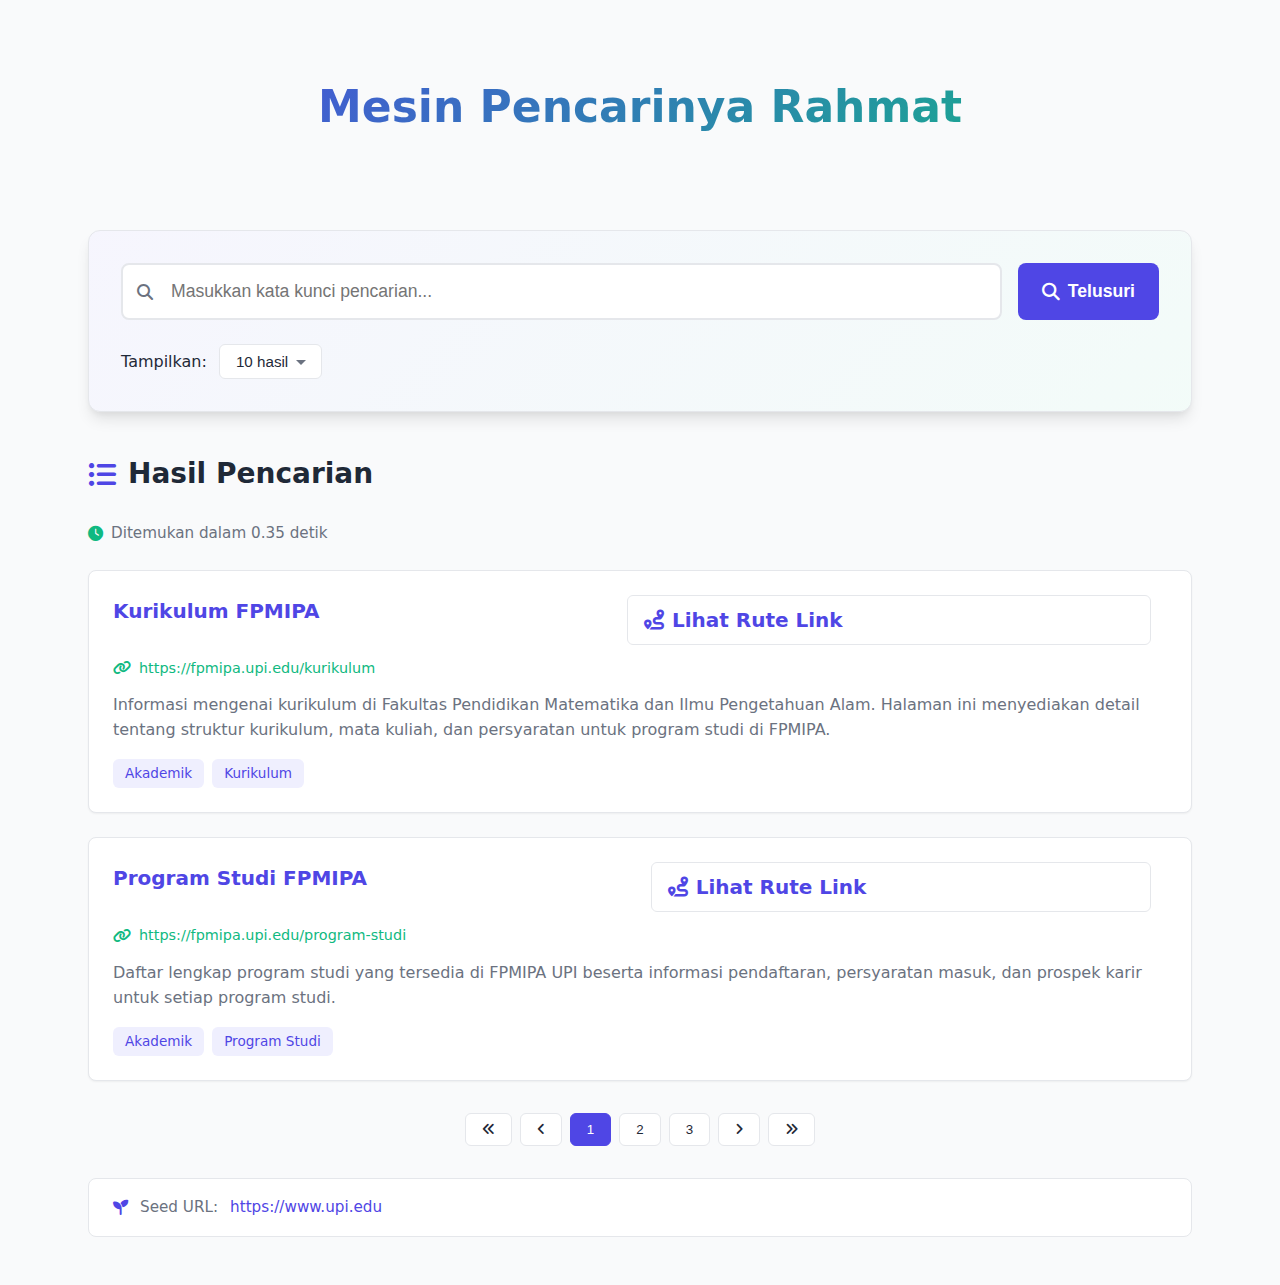
<file: index.html>
<!DOCTYPE html>
<html lang="id">
<head>
    <meta charset="UTF-8">
    <meta name="viewport" content="width=device-width, initial-scale=1.0">
    <title>Mesin Pencari Informasi Publik</title>
    <link rel="stylesheet" href="https://cdnjs.cloudflare.com/ajax/libs/font-awesome/6.4.0/css/all.min.css">
    <link rel="stylesheet" href="style.css">

</head>
<body>
    <div class="header">
        <h1>Mesin Pencarinya Rahmat</h1>
    </div>
    
    <div class="search-section">
        <div class="search-container">
            <div class="search-wrapper">
                <i class="fas fa-search search-icon"></i>
                <input type="text" id="searchInput" class="search-input" placeholder="Masukkan kata kunci pencarian..." aria-label="Kata kunci pencarian">
            </div>
            <button id="searchButton" class="search-button" onclick="doSearch()">
                <i class="fas fa-search"></i>
                Telusuri
            </button>
        </div>
        
        <div class="search-options">
            <div class="results-count">
                <label for="resultsPerPage">Tampilkan:</label>
                <select id="resultsPerPage" onchange="updateResultsCount()">
                    <option value="5">5 hasil</option>
                    <option value="10" selected>10 hasil</option>
                    <option value="20">20 hasil</option>
                    <option value="50">50 hasil</option>
                </select>
            </div>
        </div>
    </div>

    <div class="loading-indicator" id="loadingIndicator">
        <div class="spinner"></div>
        <span>Mencari hasil...</span>
    </div>

    <div id="searchResults">
        <h2><i class="fas fa-list-ul"></i> Hasil Pencarian</h2>
        
        <div class="search-metrics">
            <i class="fas fa-clock"></i> <span id="searchTiming">Ditemukan dalam 0.35 detik</span>
        </div>
        
        <div class="result-list" id="resultList">
            <!-- Item hasil pencarian akan ditambahkan secara dinamis, ini contoh saja -->
            <div class="result-item">
                <div class="result-title">
                    <a href="https://fpmipa.upi.edu/kurikulum">Kurikulum FPMIPA</a>
                    <a href="#" class="view-route-button" onclick="toggleBreadcrumbs('kurikulum')">
                        <i class="fas fa-route"></i> Lihat Rute Link
                    </a>
                </div>
                <div class="result-url">
                    <i class="fas fa-link"></i> https://fpmipa.upi.edu/kurikulum
                </div>
                <div class="result-description">
                    Informasi mengenai kurikulum di Fakultas Pendidikan Matematika dan Ilmu Pengetahuan Alam. Halaman ini menyediakan detail tentang struktur kurikulum, mata kuliah, dan persyaratan untuk program studi di FPMIPA.
                </div>
                <div class="result-tags">
                    <span class="result-tag">Akademik</span>
                    <span class="result-tag">Kurikulum</span>
                </div>
            </div>
            
            <div class="result-item">
                <div class="result-title">
                    <a href="https://fpmipa.upi.edu/program-studi">Program Studi FPMIPA</a>
                    <a href="#" class="view-route-button" onclick="toggleBreadcrumbs('program-studi')">
                        <i class="fas fa-route"></i> Lihat Rute Link
                    </a>
                </div>
                <div class="result-url">
                    <i class="fas fa-link"></i> https://fpmipa.upi.edu/program-studi
                </div>
                <div class="result-description">
                    Daftar lengkap program studi yang tersedia di FPMIPA UPI beserta informasi pendaftaran, persyaratan masuk, dan prospek karir untuk setiap program studi.
                </div>
                <div class="result-tags">
                    <span class="result-tag">Akademik</span>
                    <span class="result-tag">Program Studi</span>
                </div>
            </div>
        </div>
        
        <div class="pagination" id="pagination">
            <button class="pagination-button">
                <i class="fas fa-angle-double-left"></i>
            </button>
            <button class="pagination-button">
                <i class="fas fa-angle-left"></i>
            </button>
            <button class="pagination-button active">1</button>
            <button class="pagination-button">2</button>
            <button class="pagination-button">3</button>
            <button class="pagination-button">
                <i class="fas fa-angle-right"></i>
            </button>
            <button class="pagination-button">
                <i class="fas fa-angle-double-right"></i>
            </button>
        </div>

        <div class="breadcrumbs" id="breadcrumbs-kurikulum">
            <h3>
                <i class="fas fa-route"></i>
                Rute ke Halaman Kurikulum FPMIPA
            </h3>
            <ol>
                <li><a href="https://www.upi.edu">UPI - Beranda</a> (https://www.upi.edu)</li>
                <li><a href="https://fpmipa.upi.edu">FPMIPA</a> (https://fpmipa.upi.edu)</li>
                <li><a href="https://fpmipa.upi.edu/kurikulum">Kurikulum FPMIPA</a> (https://fpmipa.upi.edu/kurikulum)</li>
            </ol>
        </div>
        
        <div class="breadcrumbs" id="breadcrumbs-program-studi">
            <h3>
                <i class="fas fa-route"></i>
                Rute ke Halaman Program Studi FPMIPA
            </h3>
            <ol>
                <li><a href="https://www.upi.edu">UPI - Beranda</a> (https://www.upi.edu)</li>
                <li><a href="https://fpmipa.upi.edu">FPMIPA</a> (https://fpmipa.upi.edu)</li>
                <li><a href="https://fpmipa.upi.edu/program-studi">Program Studi FPMIPA</a> (https://fpmipa.upi.edu/program-studi)</li>
            </ol>
        </div>

        <div class="seed-url">
            <i class="fas fa-seedling"></i> Seed URL: <a href="https://www.upi.edu">https://www.upi.edu</a>
        </div>
    </div>

    <script src="script.js"></script>
</body>
</html>
</file>
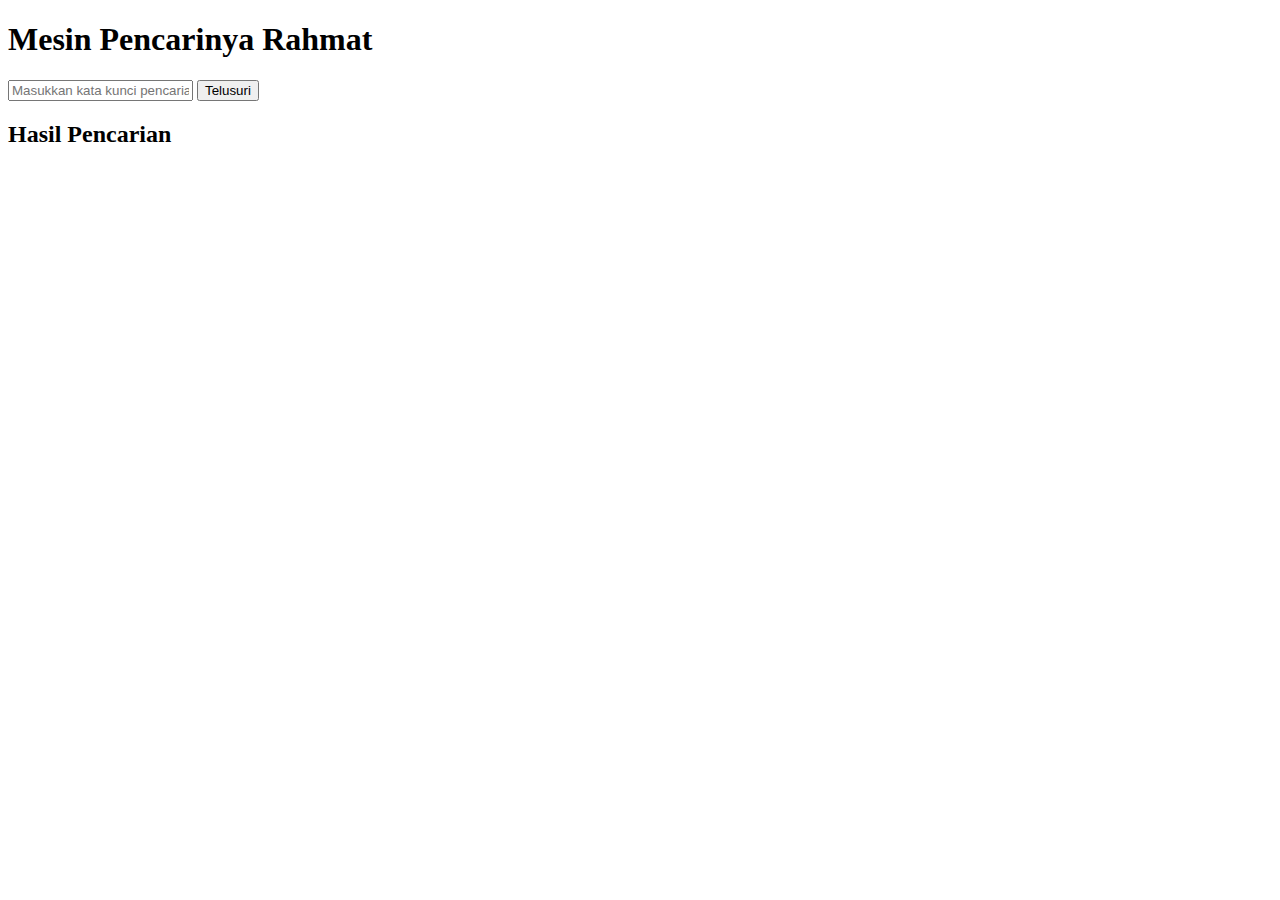
<file: app/templates/index.html>
<!DOCTYPE html>
<html lang="id">
<head>
    <meta charset="UTF-8">
    <meta name="viewport" content="width=device-width, initial-scale=1.0">
    <title>Mesin Pencari Informasi Publik</title>
    <link rel="stylesheet" href="/static/css/style.css">
</head>
<body>
    <div class="header">
        <h1>Mesin Pencarinya Rahmat</h1>
    </div>

    <div class="search-section">
        <div class="search-container">
            <div class="search-wrapper">
                <input type="text" id="searchInput" class="search-input" placeholder="Masukkan kata kunci pencarian...">
                <button id="searchButton" class="search-button" onclick="doSearch()">Telusuri</button>
            </div>
        </div>
    </div>

    <div id="searchResults">
        <h2>Hasil Pencarian</h2>
        <div id="resultList"></div>
    </div>

    <script src="/static/js/script.js"></script>
</body>
</html>
</file>
<file: style.css>
:root {
            --primary-color: #4f46e5;
            --primary-light: #6366f1;
            --primary-dark: #4338ca;
            --accent-color: #10b981;
            --text-dark: #1f2937;
            --text-light: #6b7280;
            --background: #f9fafb;
            --card-bg: #ffffff;
            --border-color: #e5e7eb;
            --shadow-sm: 0 1px 2px 0 rgba(0, 0, 0, 0.05);
            --shadow-md: 0 4px 6px -1px rgba(0, 0, 0, 0.1), 0 2px 4px -1px rgba(0, 0, 0, 0.06);
            --shadow-lg: 0 10px 15px -3px rgba(0, 0, 0, 0.1), 0 4px 6px -2px rgba(0, 0, 0, 0.05);
            --radius-sm: 0.375rem;
            --radius-md: 0.5rem;
            --radius-lg: 0.75rem;
        }

        * {
            margin: 0;
            padding: 0;
            box-sizing: border-box;
        }

        body {
            font-family: 'Segoe UI', system-ui, -apple-system, sans-serif;
            background-color: var(--background);
            color: var(--text-dark);
            line-height: 1.6;
            max-width: 1200px;
            margin: 0 auto;
            padding: 2rem;
        }

        .header {
            text-align: center;
            margin-bottom: 3rem;
            padding: 1.5rem 0;
        }

        h1 {
            font-size: 2.75rem;
            font-weight: 800;
            color: var(--text-dark);
            margin-bottom: 1rem;
            background: linear-gradient(135deg, var(--primary-color) 0%, var(--accent-color) 100%);
            -webkit-background-clip: text;
            -webkit-text-fill-color: transparent;
            background-clip: text;
            text-fill-color: transparent;
        }

        h2 {
            font-size: 1.75rem;
            font-weight: 700;
            margin: 2.5rem 0 1.5rem;
            color: var(--text-dark);
            display: flex;
            align-items: center;
            gap: 0.75rem;
        }

        h2 i {
            color: var(--primary-color);
        }

        .search-section {
            background-color: var(--card-bg);
            border-radius: var(--radius-lg);
            padding: 2rem;
            box-shadow: var(--shadow-lg);
            margin-bottom: 2.5rem;
            background-image: linear-gradient(135deg, rgba(79, 70, 229, 0.05) 0%, rgba(16, 185, 129, 0.05) 100%);
            border: 1px solid var(--border-color);
        }

        .search-container {
            display: flex;
            flex-wrap: wrap;
            gap: 1rem;
            margin-bottom: 1.5rem;
        }

        .search-wrapper {
            flex-grow: 1;
            position: relative;
        }

        .search-input {
            width: 100%;
            padding: 1rem 1rem 1rem 3rem;
            font-size: 1.1rem;
            border: 2px solid var(--border-color);
            border-radius: var(--radius-md);
            background-color: var(--card-bg);
            transition: all 0.3s ease;
            outline: none;
            color: var(--text-dark);
        }

        .search-input:focus {
            border-color: var(--primary-light);
            box-shadow: 0 0 0 3px rgba(99, 102, 241, 0.2);
        }

        .search-icon {
            position: absolute;
            top: 50%;
            left: 1rem;
            transform: translateY(-50%);
            color: var(--text-light);
        }

        .search-button {
            padding: 1rem 1.5rem;
            background-color: var(--primary-color);
            color: white;
            border: none;
            border-radius: var(--radius-md);
            cursor: pointer;
            font-size: 1.1rem;
            font-weight: 600;
            transition: all 0.2s ease;
            display: flex;
            align-items: center;
            gap: 0.5rem;
        }

        .search-button:hover {
            background-color: var(--primary-dark);
            transform: translateY(-2px);
        }

        .search-button:active {
            transform: translateY(0);
        }

        .search-options {
            display: flex;
            flex-wrap: wrap;
            justify-content: space-between;
            align-items: center;
            gap: 1rem;
        }

        .results-count {
            display: flex;
            align-items: center;
            gap: 0.75rem;
        }

        .results-count label {
            font-weight: 500;
            color: var(--text-dark);
        }

        .results-count select {
            padding: 0.5rem 2rem 0.5rem 1rem;
            border: 1px solid var(--border-color);
            border-radius: var(--radius-sm);
            background-color: var(--card-bg);
            color: var(--text-dark);
            font-size: 0.95rem;
            cursor: pointer;
            appearance: none;
            background-image: url("data:image/svg+xml,%3Csvg xmlns='http://www.w3.org/2000/svg' viewBox='0 0 24 24' fill='%236b7280'%3E%3Cpath d='M7 10l5 5 5-5z'/%3E%3C/svg%3E");
            background-repeat: no-repeat;
            background-position: right 0.5rem center;
            background-size: 1.5rem;
        }

        .results-count select:focus {
            outline: none;
            border-color: var(--primary-light);
            box-shadow: 0 0 0 2px rgba(99, 102, 241, 0.2);
        }
        
        .search-metrics {
            color: var(--text-light);
            font-size: 0.95rem;
            margin-bottom: 1.5rem;
            display: flex;
            align-items: center;
            gap: 0.5rem;
        }
        
        .search-metrics i {
            color: var(--accent-color);
        }
        
        .result-list {
            display: grid;
            gap: 1.5rem;
            margin-bottom: 2rem;
        }
        
        .result-item {
            background-color: var(--card-bg);
            border-radius: var(--radius-md);
            padding: 1.5rem;
            transition: all 0.2s ease;
            border: 1px solid var(--border-color);
            box-shadow: var(--shadow-sm);
            position: relative;
            overflow: hidden;
        }
        
        .result-item:hover {
            box-shadow: var(--shadow-md);
            transform: translateY(-2px);
            border-color: var(--primary-light);
        }
        
        .result-item::before {
            content: '';
            position: absolute;
            top: 0;
            left: 0;
            width: 4px;
            height: 100%;
            background-color: var(--primary-color);
            opacity: 0;
            transition: opacity 0.3s ease;
        }
        
        .result-item:hover::before {
            opacity: 1;
        }
        
        .result-title {
            display: flex;
            justify-content: space-between;
            align-items: flex-start;
            margin-bottom: 0.75rem;
        }
        
        .result-title a {
            color: var(--primary-color);
            text-decoration: none;
            font-size: 1.25rem;
            font-weight: 600;
            transition: color 0.2s ease;
            flex-grow: 1;
            margin-right: 1rem;
        }
        
        .result-title a:hover {
            color: var(--primary-dark);
        }
        
        .view-route-button {
            display: inline-flex;
            align-items: center;
            padding: 0.5rem 1rem;
            background-color: transparent;
            border: 1px solid var(--border-color);
            border-radius: var(--radius-sm);
            color: var(--text-dark);
            text-decoration: none;
            font-size: 0.9rem;
            font-weight: 500;
            transition: all 0.2s ease;
            white-space: nowrap;
        }
        
        .view-route-button i {
            margin-right: 0.5rem;
        }
        
        .view-route-button:hover {
            background-color: var(--primary-color);
            border-color: var(--primary-color);
            color: white;
        }
        
        .result-url {
            color: var(--accent-color);
            margin-bottom: 0.75rem;
            font-size: 0.9rem;
            overflow: hidden;
            text-overflow: ellipsis;
            display: flex;
            align-items: center;
            gap: 0.5rem;
        }
        
        .result-description {
            color: var(--text-light);
            line-height: 1.6;
            font-size: 1rem;
        }
        
        .result-tags {
            display: flex;
            flex-wrap: wrap;
            gap: 0.5rem;
            margin-top: 1rem;
        }
        
        .result-tag {
            background-color: rgba(99, 102, 241, 0.1);
            color: var(--primary-color);
            padding: 0.25rem 0.75rem;
            border-radius: var(--radius-sm);
            font-size: 0.85rem;
            font-weight: 500;
        }
        
        .breadcrumbs {
            margin-top: 2.5rem;
            border-top: 1px solid var(--border-color);
            padding-top: 1.5rem;
            background-color: var(--card-bg);
            border-radius: var(--radius-md);
            padding: 1.5rem;
            box-shadow: var(--shadow-sm);
            display: none;
        }
        
        .breadcrumbs h3 {
            display: flex;
            align-items: center;
            gap: 0.75rem;
            font-size: 1.1rem;
            color: var(--text-dark);
            margin-bottom: 1rem;
        }
        
        .breadcrumbs ol {
            list-style-position: inside;
            counter-reset: item;
            padding-left: 0.5rem;
        }
        
        .breadcrumbs li {
            margin-bottom: 0.75rem;
            position: relative;
            padding-left: 2rem;
            counter-increment: item;
        }
        
        .breadcrumbs li::before {
            content: counter(item) ".";
            position: absolute;
            left: 0;
            color: var(--primary-color);
            font-weight: 600;
        }
        
        .breadcrumbs a {
            color: var(--primary-color);
            text-decoration: none;
            transition: color 0.2s ease;
        }
        
        .breadcrumbs a:hover {
            color: var(--primary-dark);
            text-decoration: underline;
        }
        
        .seed-url {
            margin-top: 1.5rem;
            color: var(--text-light);
            background-color: var(--card-bg);
            border-radius: var(--radius-md);
            padding: 1rem 1.5rem;
            font-size: 0.95rem;
            border: 1px solid var(--border-color);
            display: flex;
            align-items: center;
            gap: 0.75rem;
        }
        
        .seed-url i {
            color: var(--primary-color);
        }
        
        .seed-url a {
            color: var(--primary-color);
            text-decoration: none;
            font-weight: 500;
        }
        
        .seed-url a:hover {
            text-decoration: underline;
        }
        
        .pagination {
            display: flex;
            justify-content: center;
            align-items: center;
            gap: 0.5rem;
            margin: 2rem 0;
        }
        
        .pagination-button {
            padding: 0.5rem 1rem;
            border: 1px solid var(--border-color);
            background-color: var(--card-bg);
            border-radius: var(--radius-sm);
            color: var(--text-dark);
            cursor: pointer;
            transition: all 0.2s ease;
            font-weight: 500;
        }
        
        .pagination-button:hover:not(.active) {
            background-color: var(--primary-light);
            color: white;
            border-color: var(--primary-light);
        }
        
        .pagination-button.active {
            background-color: var(--primary-color);
            color: white;
            border-color: var(--primary-color);
        }
        
        /* Animations */
        @keyframes fadeIn {
            from { opacity: 0; transform: translateY(10px); }
            to { opacity: 1; transform: translateY(0); }
        }
        
        .result-item {
            animation: fadeIn 0.3s ease-out;
            animation-fill-mode: both;
        }
        
        .result-item:nth-child(1) { animation-delay: 0.1s; }
        .result-item:nth-child(2) { animation-delay: 0.2s; }
        .result-item:nth-child(3) { animation-delay: 0.3s; }
        .result-item:nth-child(4) { animation-delay: 0.4s; }
        .result-item:nth-child(5) { animation-delay: 0.5s; }
        
        /* Loading states */
        .loading-indicator {
            display: none;
            justify-content: center;
            align-items: center;
            padding: 2rem;
            color: var(--primary-color);
        }
        
        .spinner {
            border: 4px solid rgba(99, 102, 241, 0.2);
            border-radius: 50%;
            border-top: 4px solid var(--primary-color);
            width: 36px;
            height: 36px;
            margin-right: 1rem;
            animation: spin 1s linear infinite;
        }
        
        @keyframes spin {
            0% { transform: rotate(0deg); }
            100% { transform: rotate(360deg); }
        }
        
        /* Responsivitas */
        @media (max-width: 768px) {
            body {
                padding: 1rem;
            }
            
            .search-container {
                flex-direction: column;
            }
            
            .search-button {
                width: 100%;
            }
            
            .search-options {
                flex-direction: column;
                align-items: flex-start;
            }
            
            .result-title {
                flex-direction: column;
            }
            
            .view-route-button {
                margin-top: 0.75rem;
                width: 100%;
                justify-content: center;
            }
            
            .pagination {
                overflow-x: auto;
                padding-bottom: 1rem;
                justify-content: flex-start;
            }
            
            .breadcrumbs li {
                padding-left: 1.5rem;
            }
        }
        
        @media (min-width: 768px) {
            .result-list {
                grid-template-columns: 1fr;
            }
        }
        
        @media (min-width: 1024px) {
            body {
                padding: 3rem;
            }
        }
</file>
<file: static/css/style.css>
/* Pindahkan style.css ke folder static/css */
</file>
